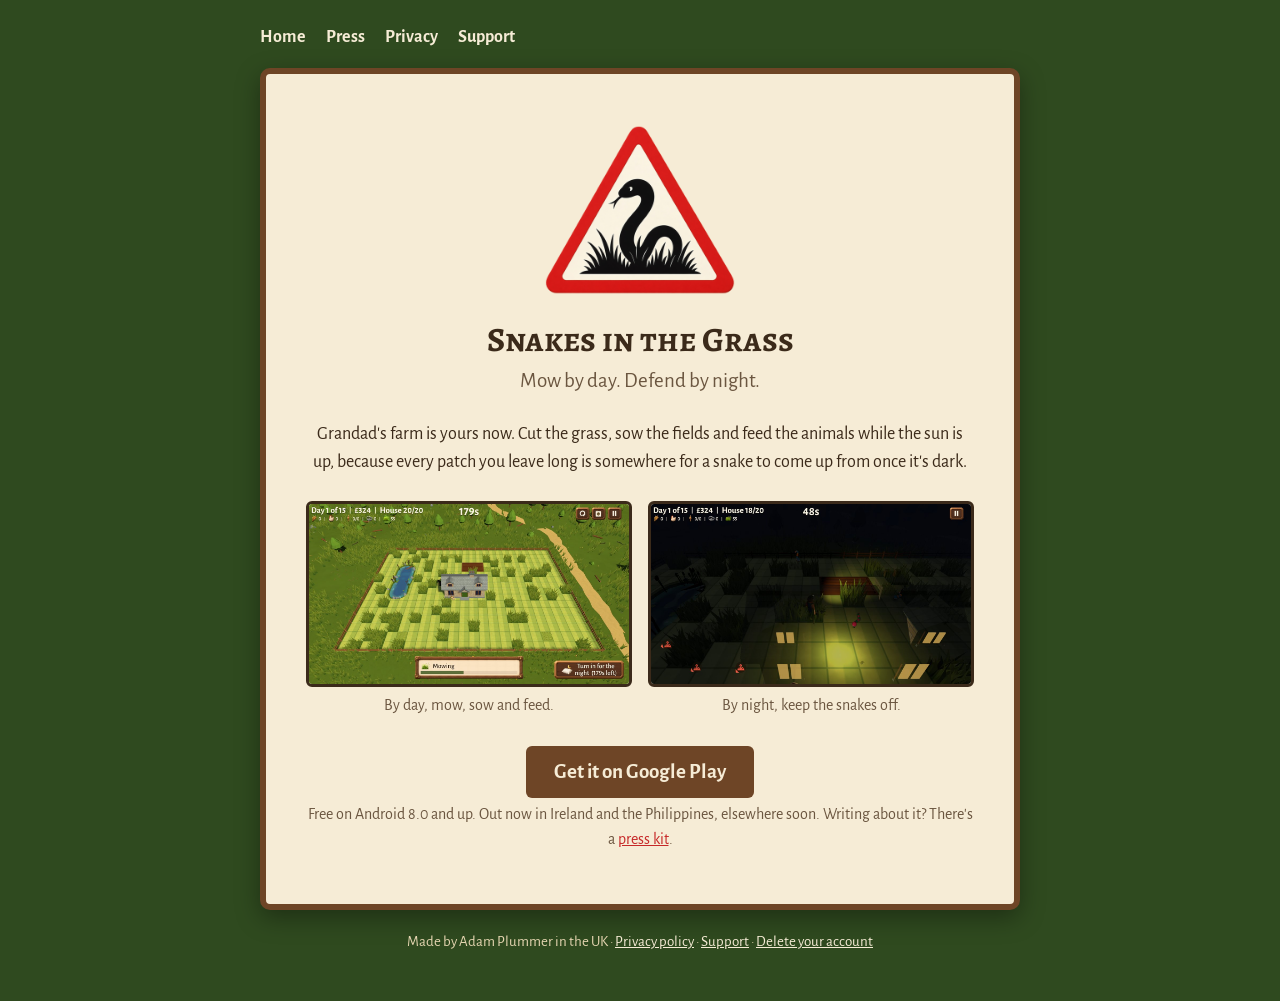
<file: index.html>
<!doctype html>
<html lang="en-GB">
<head>
    <meta charset="utf-8">
    <meta name="viewport" content="width=device-width, initial-scale=1">
    <title>Snakes in the Grass</title>
    <meta name="description" content="A farming game for Android: mow by day, defend by night, before the snakes come up out of the long grass.">
    <link rel="icon" type="image/png" href="favicon.png">
    <link rel="preconnect" href="https://fonts.googleapis.com">
    <link rel="preconnect" href="https://fonts.gstatic.com" crossorigin>
    <link href="https://fonts.googleapis.com/css2?family=Alegreya+SC:wght@700&family=Alegreya+Sans:wght@400;700&display=swap" rel="stylesheet">
    <link rel="stylesheet" href="style.css">
</head>
<body>
    <nav>
        <a href="./">Home</a>
        <a href="press.html">Press</a>
        <a href="privacy.html">Privacy</a>
        <a href="support.html">Support</a>
    </nav>

    <main class="sheet hero">
        <img src="logo.png" alt="A black snake rising out of grass on a red warning triangle" width="480" height="480">
        <h1>Snakes in the Grass</h1>
        <p class="tagline">Mow by day. Defend by night.</p>
        <p>Grandad's farm is yours now. Cut the grass, sow the fields and feed the animals while the sun is up, because every patch you leave long is somewhere for a snake to come up from once it's dark.</p>

        <div class="shots">
            <figure>
                <img src="day.jpg" alt="The farm by day: a cottage and pond inside a fenced field, half mown, with patches of long grass left standing" width="1200" height="675">
                <figcaption>By day, mow, sow and feed.</figcaption>
            </figure>
            <figure>
                <img src="night.jpg" alt="The same farm at night: the farmer's torch lights the cut grass as a red and black snake comes out of the long grass" width="1200" height="675">
                <figcaption>By night, keep the snakes off.</figcaption>
            </figure>
        </div>

        <!-- The game's own store link (ShareSheet.StoreLink), live since 30 Oct 2026.
             Google's official badge image can replace the button. -->
        <p class="call">
            <a class="button" href="https://play.google.com/store/apps/details?id=com.snakesinthegrass.game">Get it on Google Play</a>
        </p>
        <p class="call-note">Free on Android 8.0 and up. Out now in Ireland and the Philippines, elsewhere soon. Writing about it? There's a <a href="press.html">press kit</a>.</p>
    </main>

    <footer>
        Made by Adam Plummer in the UK &middot; <a href="privacy.html">Privacy policy</a> &middot; <a href="support.html">Support</a> &middot; <a href="delete-account.html">Delete your account</a>
    </footer>
</body>
</html>
</file>
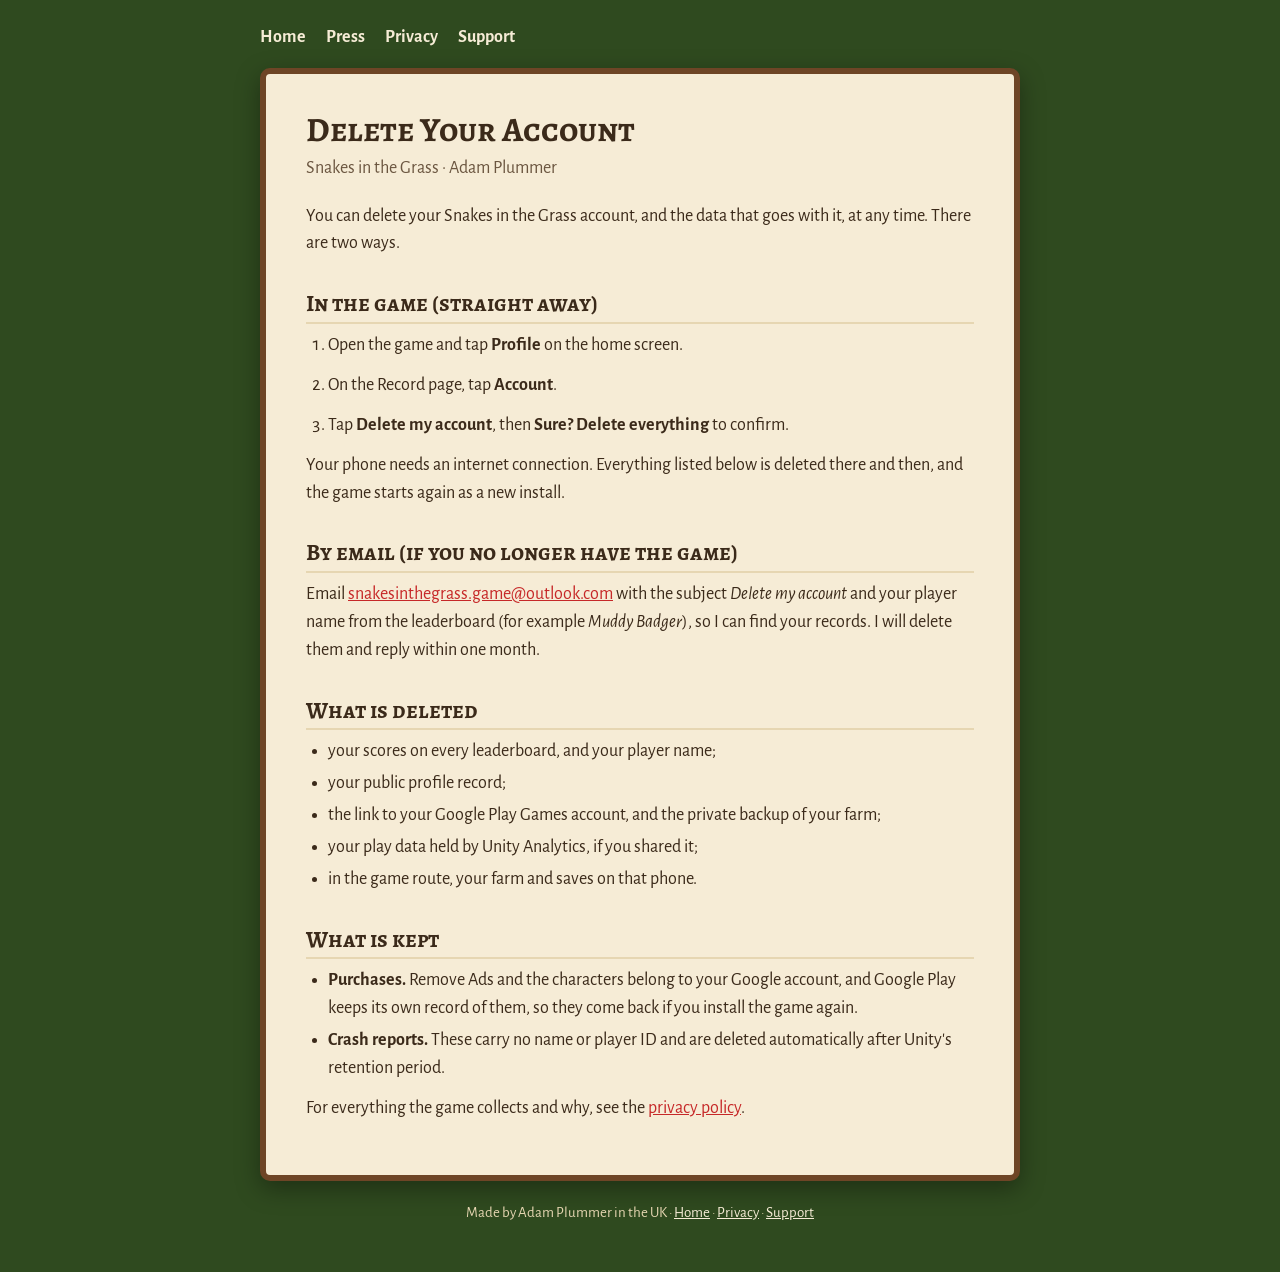
<file: delete-account.html>
<!doctype html>
<html lang="en-GB">
<head>
    <meta charset="utf-8">
    <meta name="viewport" content="width=device-width, initial-scale=1">
    <title>Delete Your Account - Snakes in the Grass</title>
    <meta name="description" content="How to delete your Snakes in the Grass account and data, from the game or by email.">
    <link rel="icon" type="image/png" href="favicon.png">
    <link rel="preconnect" href="https://fonts.googleapis.com">
    <link rel="preconnect" href="https://fonts.gstatic.com" crossorigin>
    <link href="https://fonts.googleapis.com/css2?family=Alegreya+SC:wght@700&family=Alegreya+Sans:wght@400;700&display=swap" rel="stylesheet">
    <link rel="stylesheet" href="style.css">
</head>
<body>
    <nav>
        <a href="./">Home</a>
        <a href="press.html">Press</a>
        <a href="privacy.html">Privacy</a>
        <a href="support.html">Support</a>
    </nav>

    <main class="sheet">
        <h1>Delete Your Account</h1>
        <p class="dated">Snakes in the Grass &middot; Adam Plummer</p>

        <p>You can delete your Snakes in the Grass account, and the data that goes with it, at any time. There are two ways.</p>

        <h2>In the game (straight away)</h2>
        <ol>
            <li>Open the game and tap <strong>Profile</strong> on the home screen.</li>
            <li>On the Record page, tap <strong>Account</strong>.</li>
            <li>Tap <strong>Delete my account</strong>, then <strong>Sure? Delete everything</strong> to confirm.</li>
        </ol>
        <p>Your phone needs an internet connection. Everything listed below is deleted there and then, and the game starts again as a new install.</p>

        <h2>By email (if you no longer have the game)</h2>
        <p>Email <a href="mailto:snakesinthegrass.game@outlook.com?subject=Delete%20my%20account">snakesinthegrass.game@outlook.com</a> with the subject <em>Delete my account</em> and your player name from the leaderboard (for example <em>Muddy Badger</em>), so I can find your records. I will delete them and reply within one month.</p>

        <h2>What is deleted</h2>
        <ul>
            <li>your scores on every leaderboard, and your player name;</li>
            <li>your public profile record;</li>
            <li>the link to your Google Play Games account, and the private backup of your farm;</li>
            <li>your play data held by Unity Analytics, if you shared it;</li>
            <li>in the game route, your farm and saves on that phone.</li>
        </ul>

        <h2>What is kept</h2>
        <ul>
            <li><strong>Purchases.</strong> Remove Ads and the characters belong to your Google account, and Google Play keeps its own record of them, so they come back if you install the game again.</li>
            <li><strong>Crash reports.</strong> These carry no name or player ID and are deleted automatically after Unity's retention period.</li>
        </ul>

        <p>For everything the game collects and why, see the <a href="privacy.html">privacy policy</a>.</p>
    </main>

    <footer>
        Made by Adam Plummer in the UK &middot; <a href="./">Home</a> &middot; <a href="privacy.html">Privacy</a> &middot; <a href="support.html">Support</a>
    </footer>
</body>
</html>
</file>
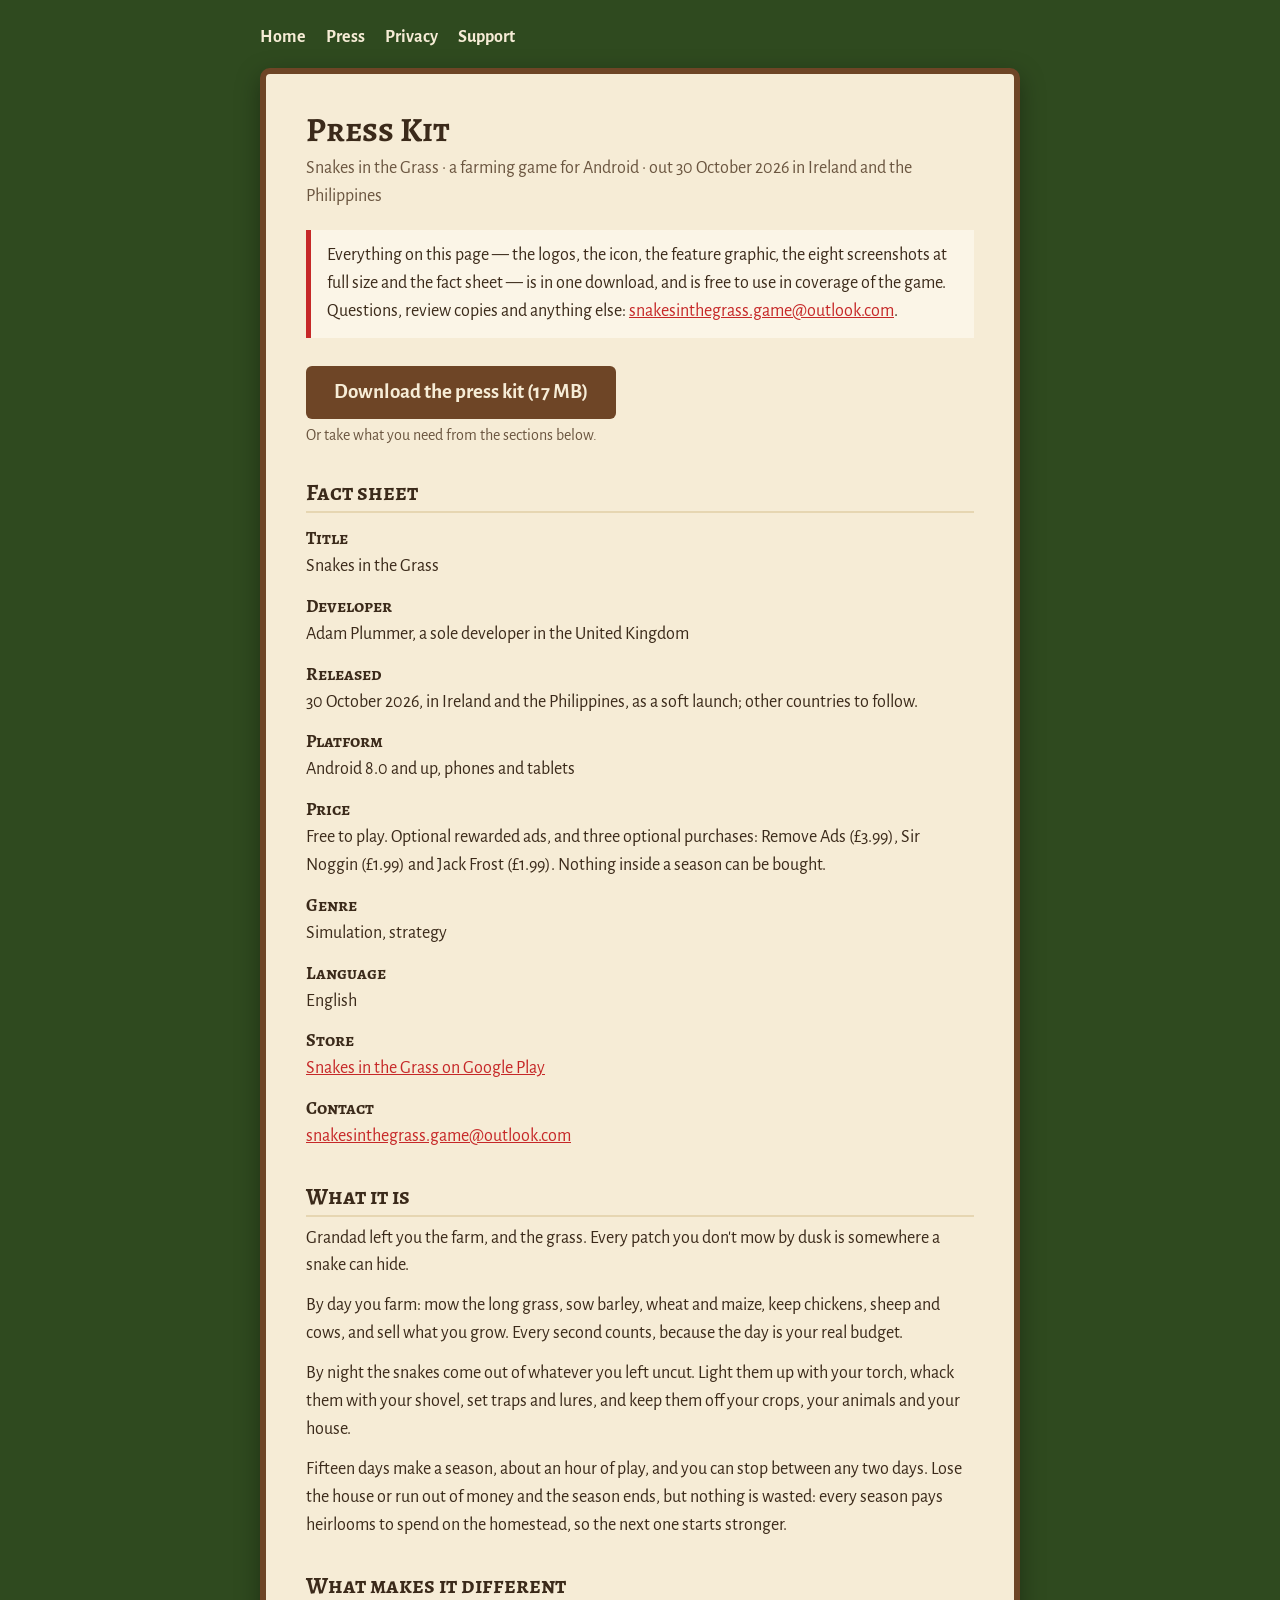
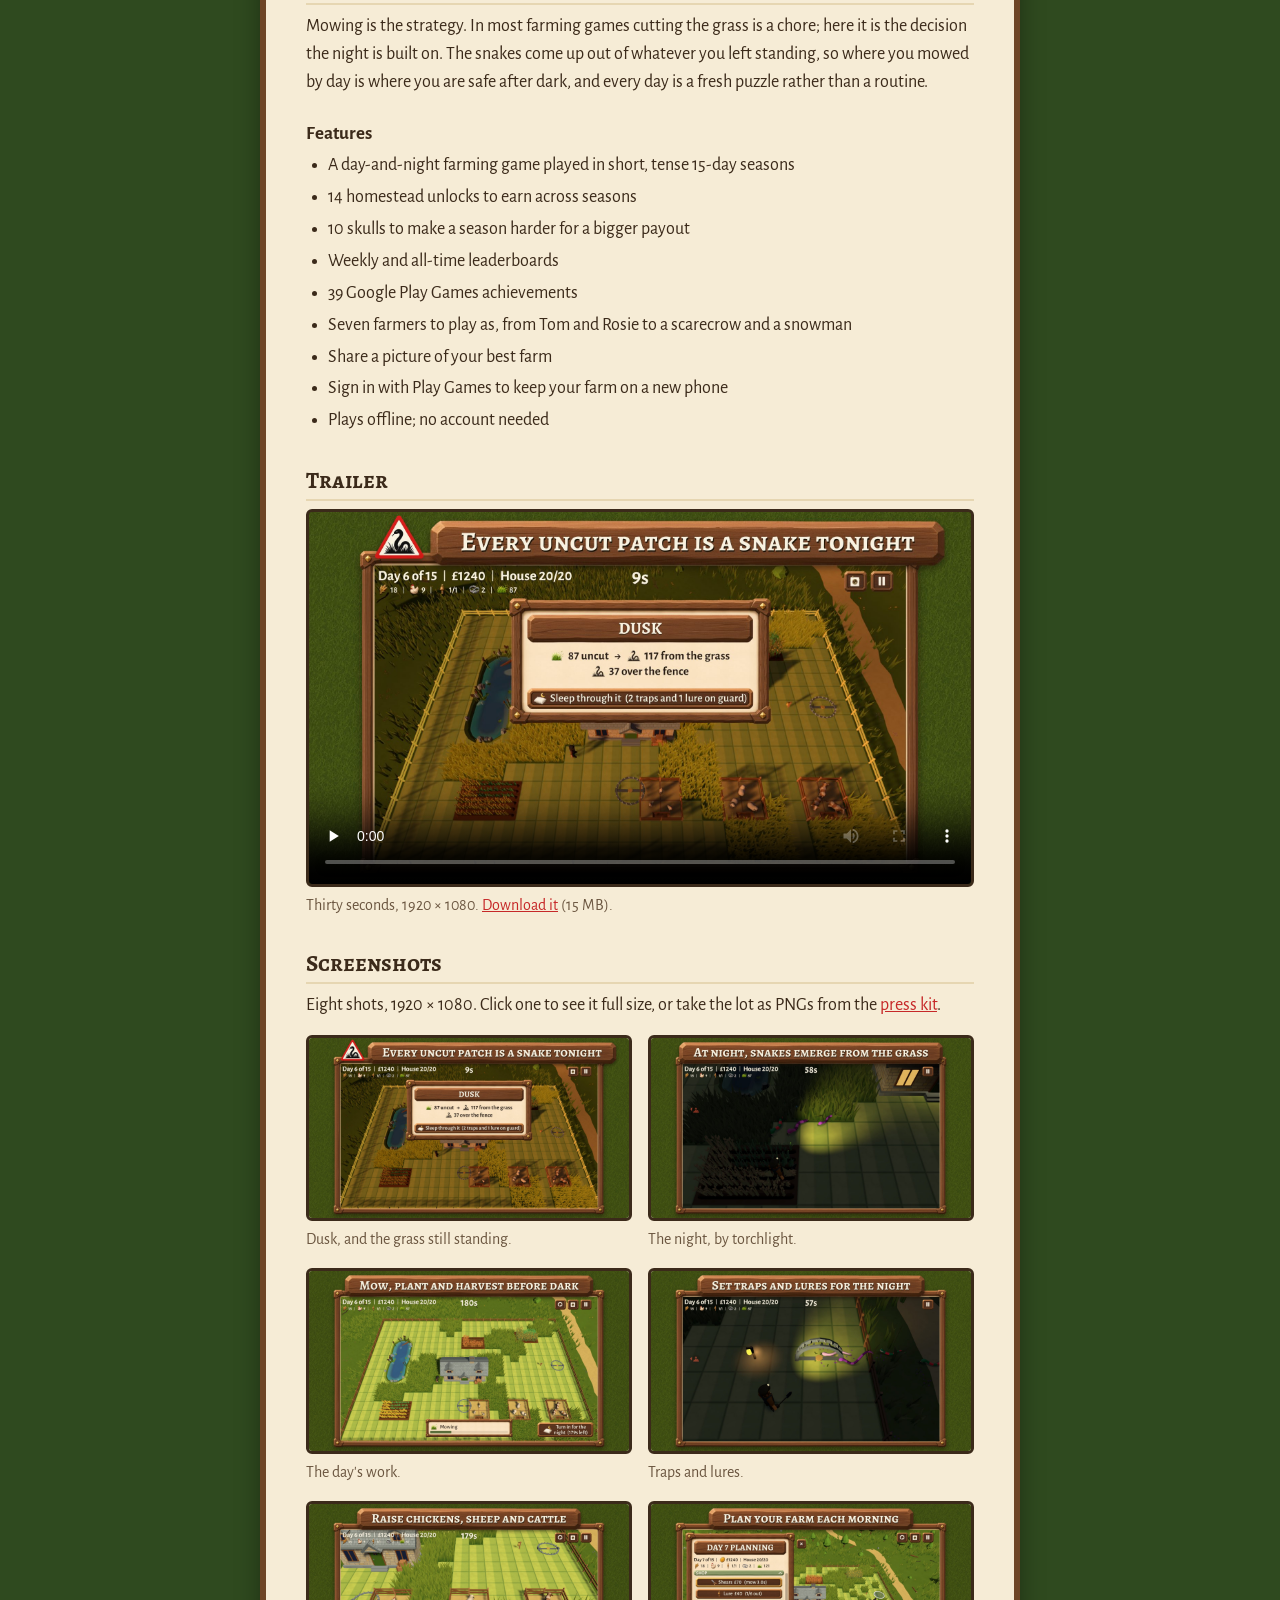
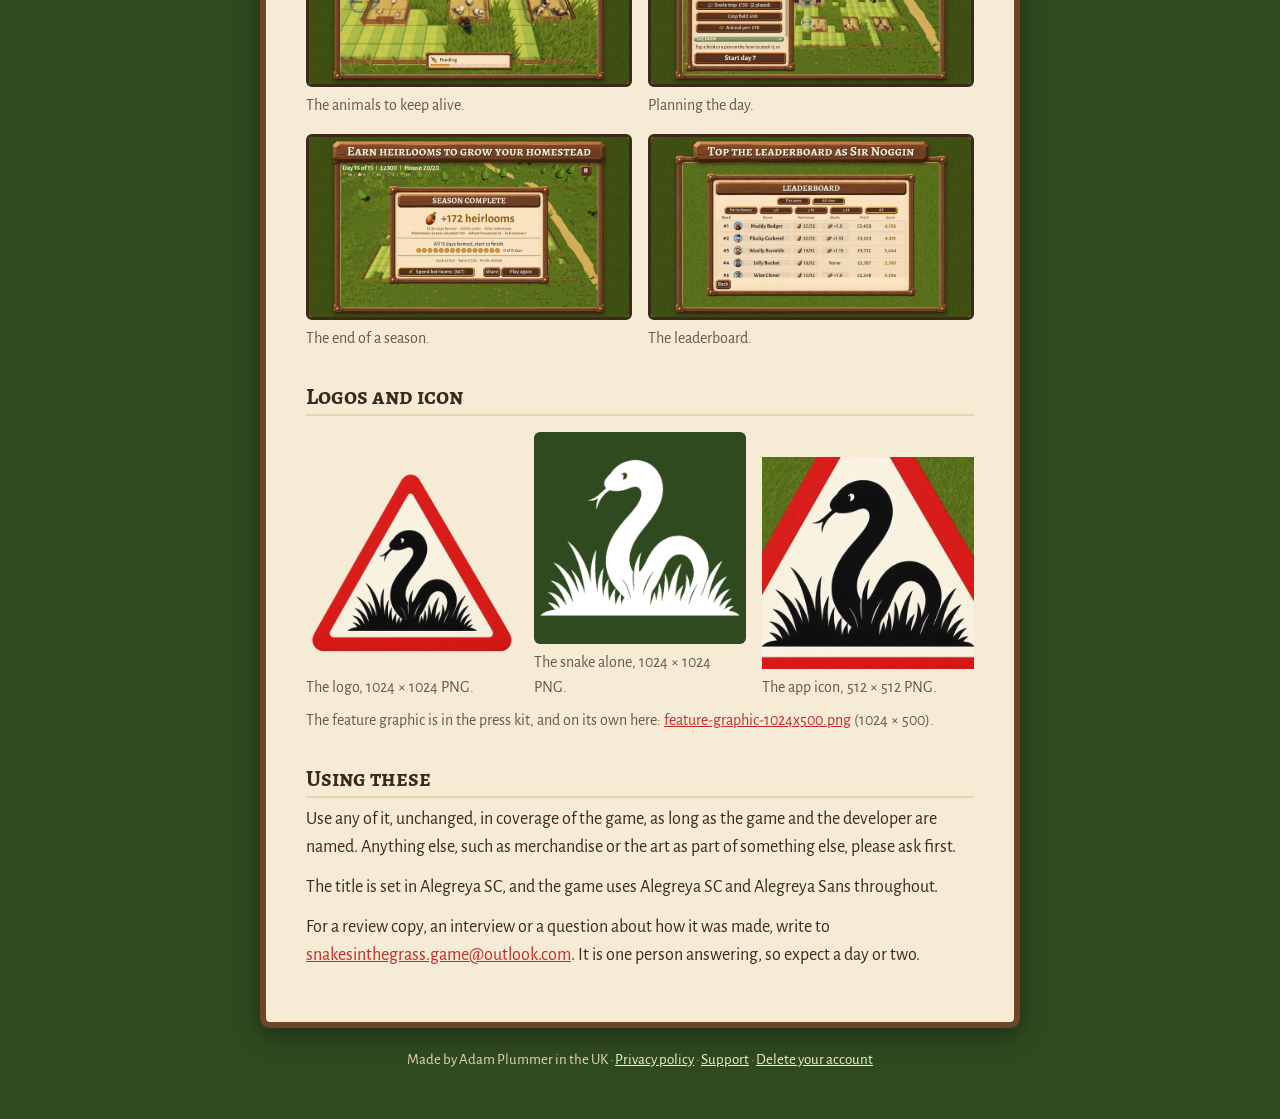
<file: press.html>
<!doctype html>
<html lang="en-GB">
<head>
    <meta charset="utf-8">
    <meta name="viewport" content="width=device-width, initial-scale=1">
    <title>Press Kit - Snakes in the Grass</title>
    <meta name="description" content="Press kit for Snakes in the Grass: the fact sheet, logos, screenshots and trailer, free to use in coverage of the game.">
    <link rel="icon" type="image/png" href="favicon.png">
    <link rel="preconnect" href="https://fonts.googleapis.com">
    <link rel="preconnect" href="https://fonts.gstatic.com" crossorigin>
    <link href="https://fonts.googleapis.com/css2?family=Alegreya+SC:wght@700&family=Alegreya+Sans:wght@400;700&display=swap" rel="stylesheet">
    <link rel="stylesheet" href="style.css">
</head>
<body>
    <nav>
        <a href="./">Home</a>
        <a href="press.html">Press</a>
        <a href="privacy.html">Privacy</a>
        <a href="support.html">Support</a>
    </nav>

    <main class="sheet">
        <h1>Press Kit</h1>
        <!-- The date here and in the Released row is also in press/fact-sheet.txt, which is inside
             the press kit zip: change one, change all three and build the zip again. -->
        <p class="dated">Snakes in the Grass &middot; a farming game for Android &middot; out 30 October 2026 in Ireland and the Philippines</p>

        <div class="summary">
            <p>Everything on this page &mdash; the logos, the icon, the feature graphic, the eight screenshots at full size and the fact sheet &mdash; is in one download, and is free to use in coverage of the game. Questions, review copies and anything else: <a href="mailto:snakesinthegrass.game@outlook.com">snakesinthegrass.game@outlook.com</a>.</p>
        </div>

        <p class="call">
            <a class="button" href="press/snakes-in-the-grass-press-kit.zip">Download the press kit (17 MB)</a>
        </p>
        <p class="call-note">Or take what you need from the sections below.</p>

        <h2>Fact sheet</h2>

        <dl class="facts">
            <dt>Title</dt>
            <dd>Snakes in the Grass</dd>
            <dt>Developer</dt>
            <dd>Adam Plummer, a sole developer in the United Kingdom</dd>
            <dt>Released</dt>
            <dd>30 October 2026, in Ireland and the Philippines, as a soft launch; other countries to follow.</dd>
            <dt>Platform</dt>
            <dd>Android 8.0 and up, phones and tablets</dd>
            <dt>Price</dt>
            <dd>Free to play. Optional rewarded ads, and three optional purchases: Remove Ads (&pound;3.99), Sir Noggin (&pound;1.99) and Jack Frost (&pound;1.99). Nothing inside a season can be bought.</dd>
            <dt>Genre</dt>
            <dd>Simulation, strategy</dd>
            <dt>Language</dt>
            <dd>English</dd>
            <dt>Store</dt>
            <dd><a href="https://play.google.com/store/apps/details?id=com.snakesinthegrass.game">Snakes in the Grass on Google Play</a></dd>
            <dt>Contact</dt>
            <dd><a href="mailto:snakesinthegrass.game@outlook.com">snakesinthegrass.game@outlook.com</a></dd>
        </dl>

        <h2>What it is</h2>

        <p>Grandad left you the farm, and the grass. Every patch you don't mow by dusk is somewhere a snake can hide.</p>
        <p>By day you farm: mow the long grass, sow barley, wheat and maize, keep chickens, sheep and cows, and sell what you grow. Every second counts, because the day is your real budget.</p>
        <p>By night the snakes come out of whatever you left uncut. Light them up with your torch, whack them with your shovel, set traps and lures, and keep them off your crops, your animals and your house.</p>
        <p>Fifteen days make a season, about an hour of play, and you can stop between any two days. Lose the house or run out of money and the season ends, but nothing is wasted: every season pays heirlooms to spend on the homestead, so the next one starts stronger.</p>

        <h2>What makes it different</h2>

        <p>Mowing is the strategy. In most farming games cutting the grass is a chore; here it is the decision the night is built on. The snakes come up out of whatever you left standing, so where you mowed by day is where you are safe after dark, and every day is a fresh puzzle rather than a routine.</p>

        <h3>Features</h3>
        <ul>
            <li>A day-and-night farming game played in short, tense 15-day seasons</li>
            <li>14 homestead unlocks to earn across seasons</li>
            <li>10 skulls to make a season harder for a bigger payout</li>
            <li>Weekly and all-time leaderboards</li>
            <li>39 Google Play Games achievements</li>
            <li>Seven farmers to play as, from Tom and Rosie to a scarecrow and a snowman</li>
            <li>Share a picture of your best farm</li>
            <li>Sign in with Play Games to keep your farm on a new phone</li>
            <li>Plays offline; no account needed</li>
        </ul>

        <h2>Trailer</h2>

        <video controls preload="none" poster="press/shots/1-dusk.jpg" width="1920" height="1080">
            <source src="press/trailer-1920x1080.mp4" type="video/mp4">
            <a href="press/trailer-1920x1080.mp4">Download the trailer (1920 &times; 1080, 15 MB)</a>
        </video>
        <p class="asset-note">Thirty seconds, 1920 &times; 1080. <a href="press/trailer-1920x1080.mp4">Download it</a> (15 MB).</p>

        <h2>Screenshots</h2>

        <p>Eight shots, 1920 &times; 1080. Click one to see it full size, or take the lot as PNGs from the <a href="press/snakes-in-the-grass-press-kit.zip">press kit</a>.</p>

        <div class="press-shots">
            <figure>
                <a href="press/shots/1-dusk.jpg"><img src="press/shots/1-dusk.jpg" alt="Dusk on the farm, with patches of long grass still standing" width="1920" height="1080" loading="lazy"></a>
                <figcaption>Dusk, and the grass still standing.</figcaption>
            </figure>
            <figure>
                <a href="press/shots/2-night.jpg"><img src="press/shots/2-night.jpg" alt="The farmer's torch picking out a snake in the dark" width="1920" height="1080" loading="lazy"></a>
                <figcaption>The night, by torchlight.</figcaption>
            </figure>
            <figure>
                <a href="press/shots/3-day.jpg"><img src="press/shots/3-day.jpg" alt="The farm by day, half mown, with crops in the fields" width="1920" height="1080" loading="lazy"></a>
                <figcaption>The day's work.</figcaption>
            </figure>
            <figure>
                <a href="press/shots/4-defences.jpg"><img src="press/shots/4-defences.jpg" alt="Traps and a lure lamp set out around the crops" width="1920" height="1080" loading="lazy"></a>
                <figcaption>Traps and lures.</figcaption>
            </figure>
            <figure>
                <a href="press/shots/5-animals.jpg"><img src="press/shots/5-animals.jpg" alt="Chickens, sheep and a cow in their pens" width="1920" height="1080" loading="lazy"></a>
                <figcaption>The animals to keep alive.</figcaption>
            </figure>
            <figure>
                <a href="press/shots/6-planning.jpg"><img src="press/shots/6-planning.jpg" alt="The planning view of the farm, from above" width="1920" height="1080" loading="lazy"></a>
                <figcaption>Planning the day.</figcaption>
            </figure>
            <figure>
                <a href="press/shots/7-season.jpg"><img src="press/shots/7-season.jpg" alt="The end of a season, with its figures and the heirlooms earned" width="1920" height="1080" loading="lazy"></a>
                <figcaption>The end of a season.</figcaption>
            </figure>
            <figure>
                <a href="press/shots/8-board.jpg"><img src="press/shots/8-board.jpg" alt="The leaderboard, with players' farm names, pictures and scores" width="1920" height="1080" loading="lazy"></a>
                <figcaption>The leaderboard.</figcaption>
            </figure>
        </div>

        <h2>Logos and icon</h2>

        <div class="press-logos">
            <figure>
                <a href="press/logo-sign-1024.png"><img src="press/logo-sign-1024.png" alt="The logo: a black snake rising out of grass on a red warning triangle" width="1024" height="1024" loading="lazy"></a>
                <figcaption>The logo, 1024 &times; 1024 PNG.</figcaption>
            </figure>
            <figure>
                <a href="press/logo-snake-1024.png"><img class="on-dark" src="press/logo-snake-1024.png" alt="The snake from the logo on its own" width="1024" height="1024" loading="lazy"></a>
                <figcaption>The snake alone, 1024 &times; 1024 PNG.</figcaption>
            </figure>
            <figure>
                <a href="press/icon-512.png"><img src="press/icon-512.png" alt="The app icon" width="512" height="512" loading="lazy"></a>
                <figcaption>The app icon, 512 &times; 512 PNG.</figcaption>
            </figure>
        </div>

        <p class="asset-note">The feature graphic is in the press kit, and on its own here: <a href="press/feature-graphic-1024x500.png">feature-graphic-1024x500.png</a> (1024 &times; 500).</p>

        <h2>Using these</h2>

        <p>Use any of it, unchanged, in coverage of the game, as long as the game and the developer are named. Anything else, such as merchandise or the art as part of something else, please ask first.</p>
        <p>The title is set in Alegreya SC, and the game uses Alegreya SC and Alegreya Sans throughout.</p>
        <p>For a review copy, an interview or a question about how it was made, write to <a href="mailto:snakesinthegrass.game@outlook.com">snakesinthegrass.game@outlook.com</a>. It is one person answering, so expect a day or two.</p>
    </main>

    <footer>
        Made by Adam Plummer in the UK &middot; <a href="privacy.html">Privacy policy</a> &middot; <a href="support.html">Support</a> &middot; <a href="delete-account.html">Delete your account</a>
    </footer>
</body>
</html>
</file>
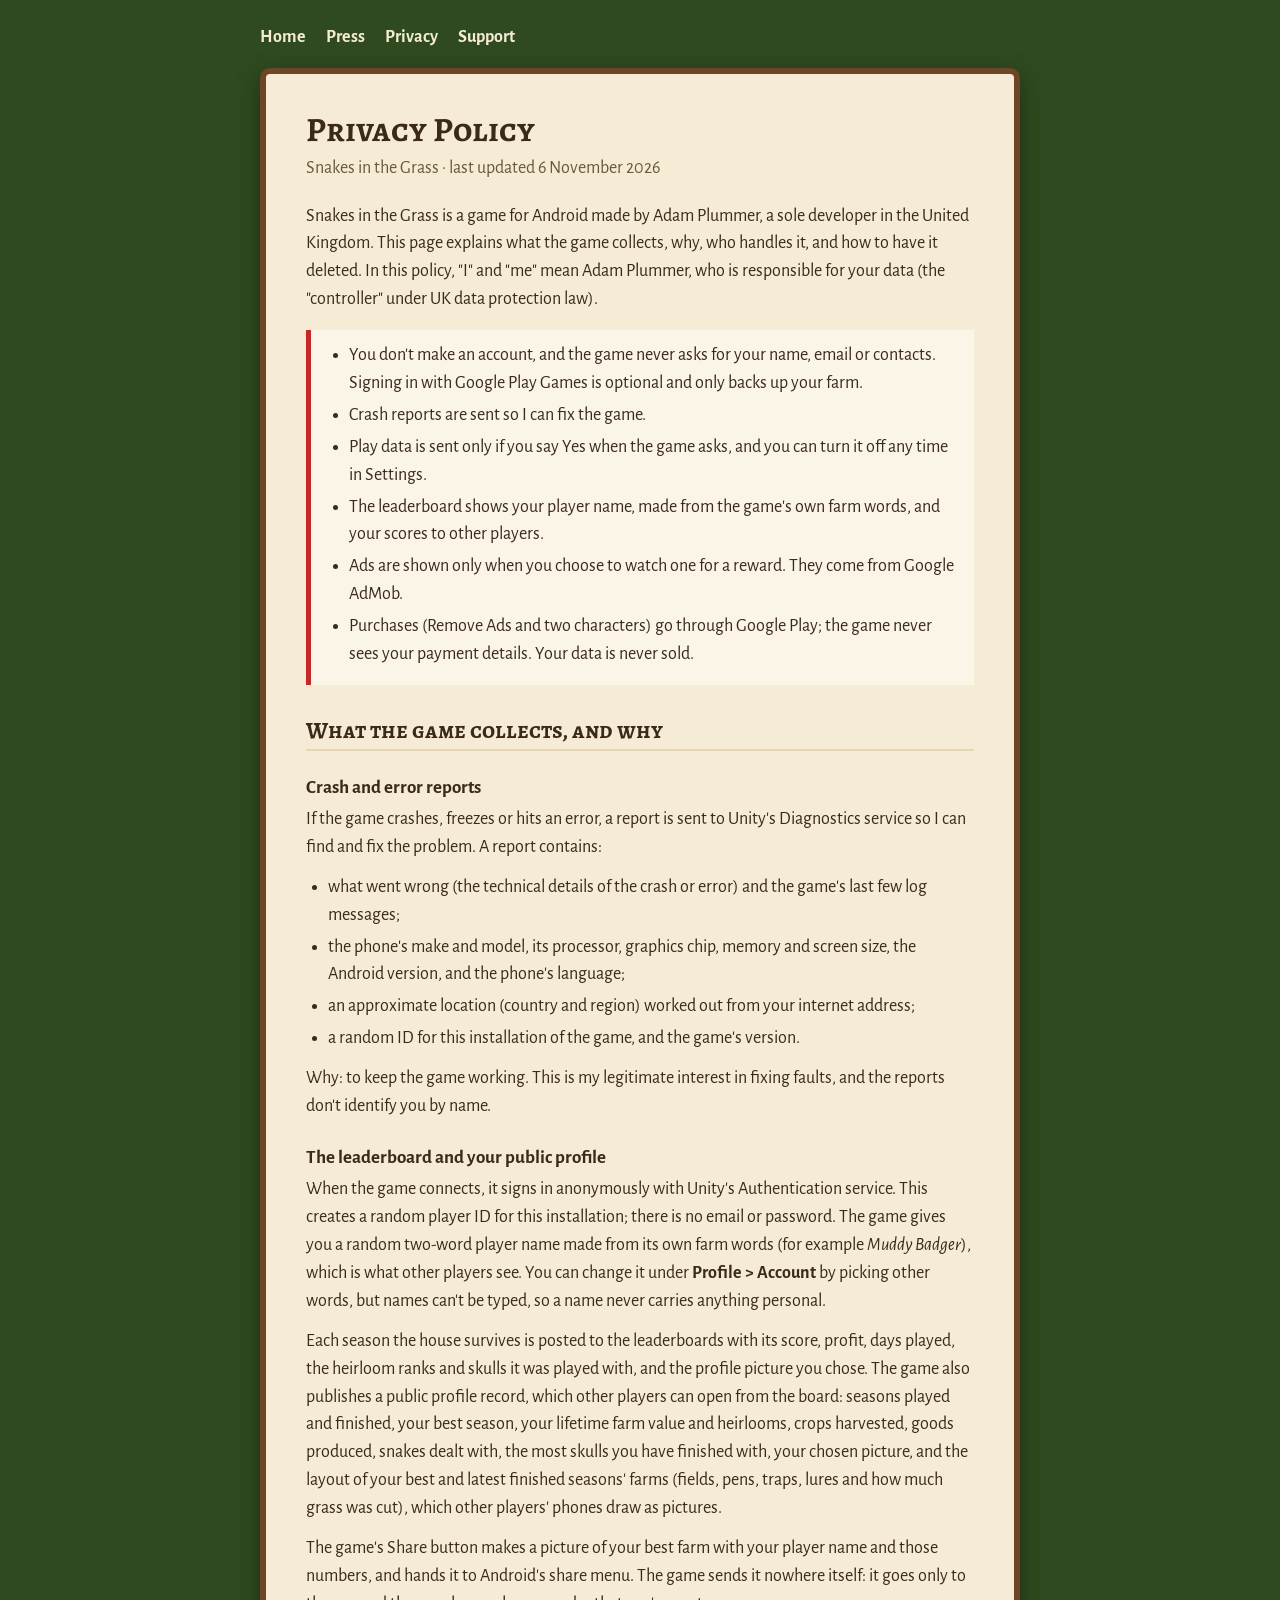
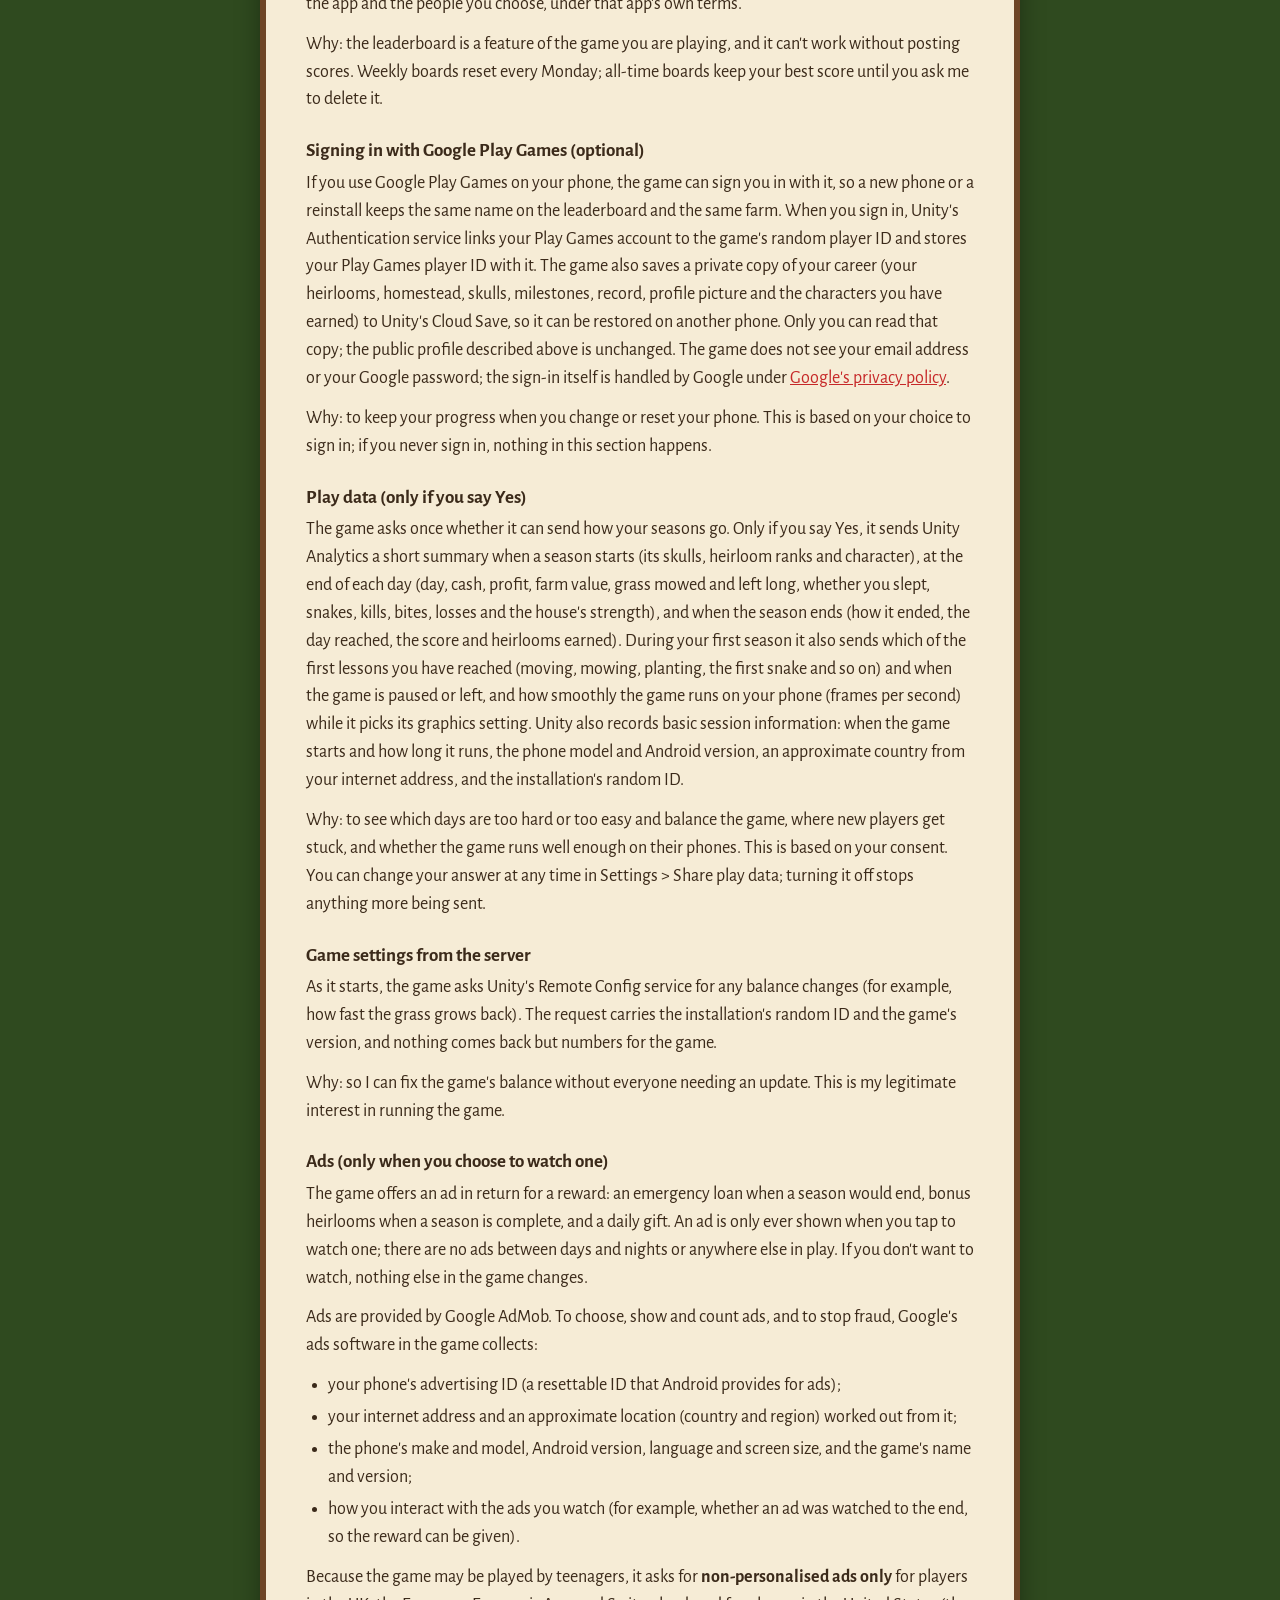
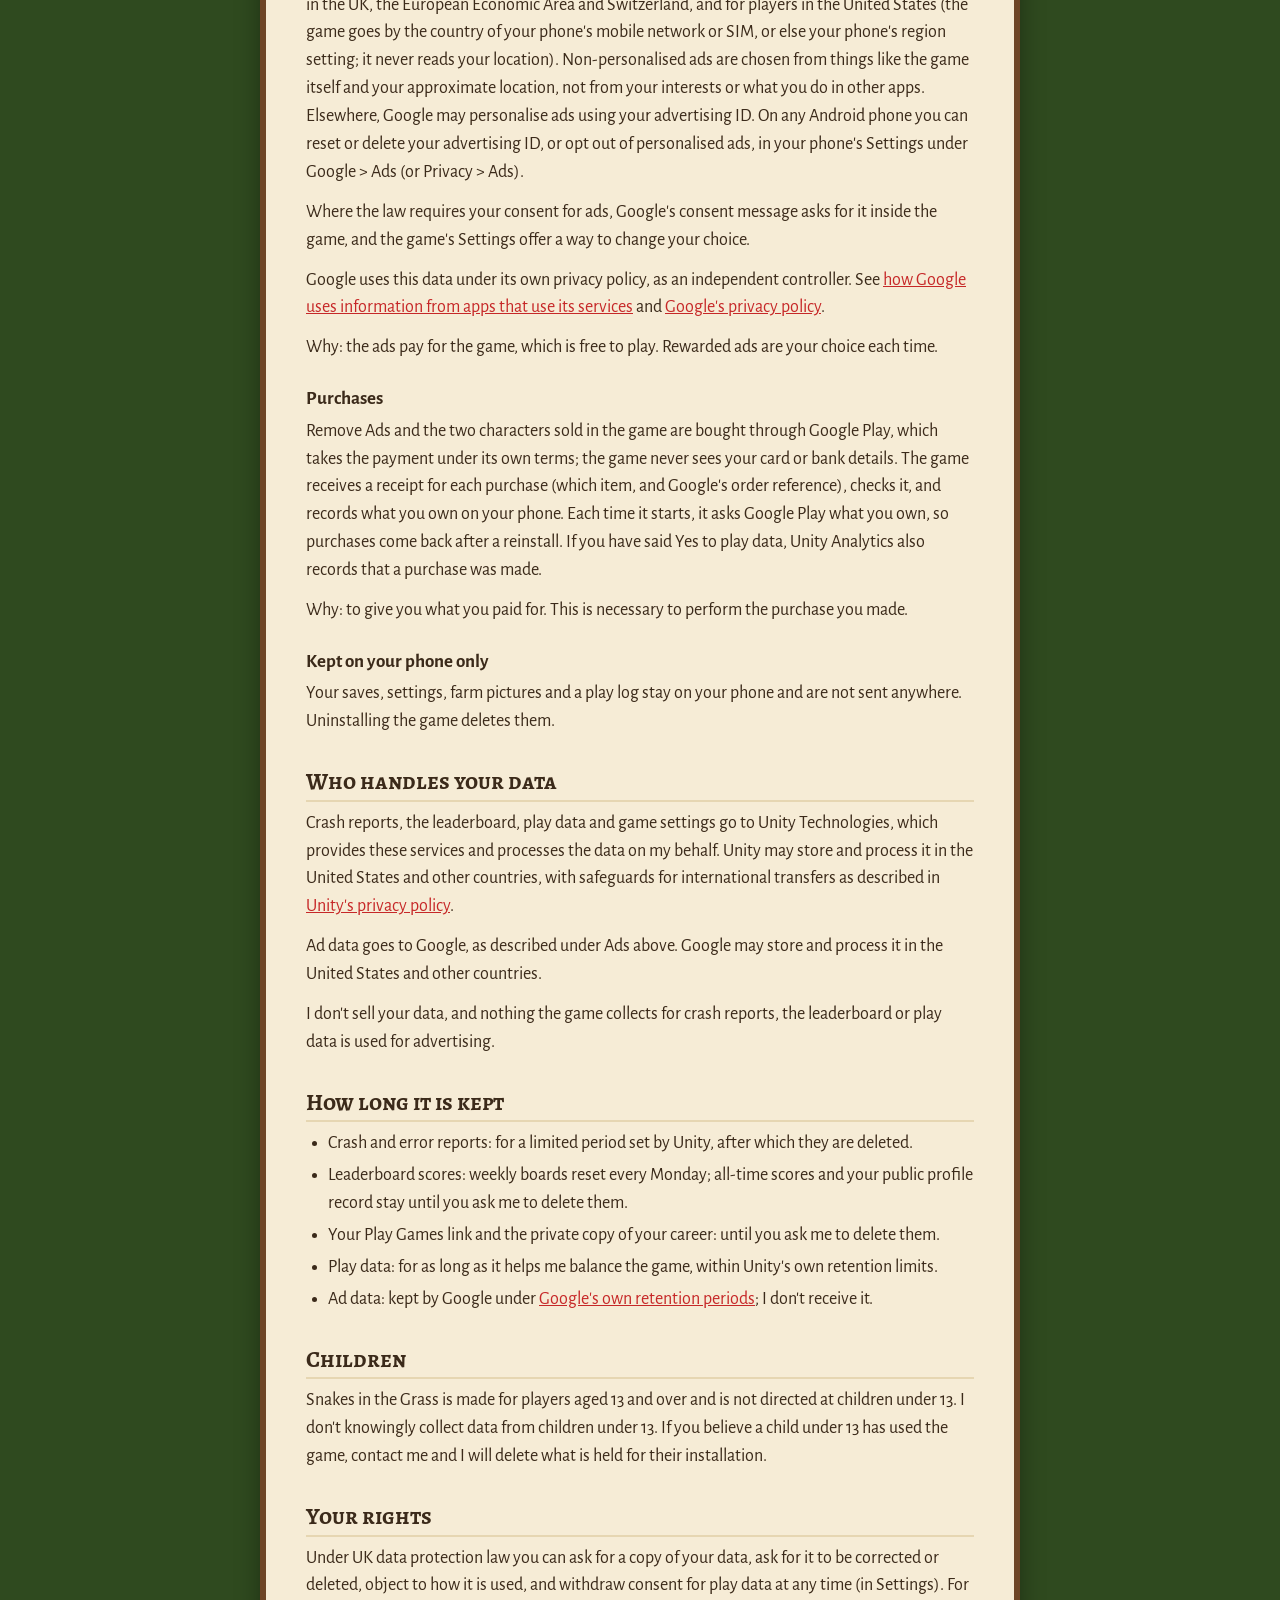
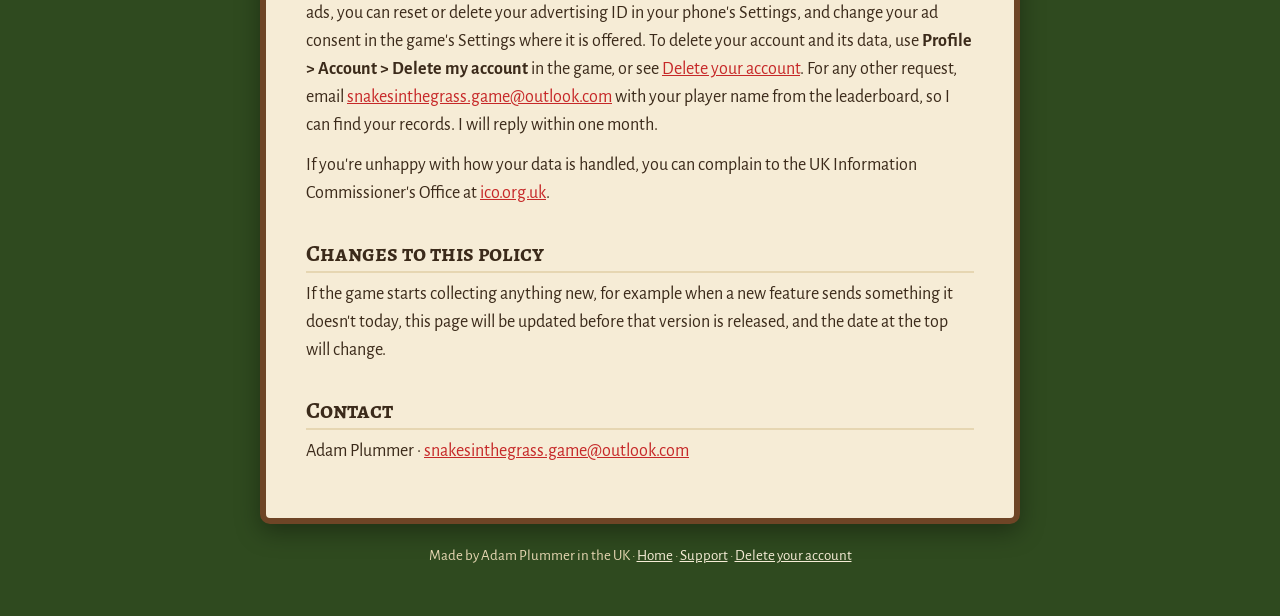
<file: privacy.html>
<!doctype html>
<html lang="en-GB">
<head>
    <meta charset="utf-8">
    <meta name="viewport" content="width=device-width, initial-scale=1">
    <title>Privacy Policy - Snakes in the Grass</title>
    <meta name="description" content="What Snakes in the Grass collects, why, who handles it, and how to have it deleted.">
    <link rel="icon" type="image/png" href="favicon.png">
    <link rel="preconnect" href="https://fonts.googleapis.com">
    <link rel="preconnect" href="https://fonts.gstatic.com" crossorigin>
    <link href="https://fonts.googleapis.com/css2?family=Alegreya+SC:wght@700&family=Alegreya+Sans:wght@400;700&display=swap" rel="stylesheet">
    <link rel="stylesheet" href="style.css">
</head>
<body>
    <nav>
        <a href="./">Home</a>
        <a href="press.html">Press</a>
        <a href="privacy.html">Privacy</a>
        <a href="support.html">Support</a>
    </nav>

    <main class="sheet">
        <h1>Privacy Policy</h1>
        <p class="dated">Snakes in the Grass &middot; last updated 6 November 2026</p>

        <p>Snakes in the Grass is a game for Android made by Adam Plummer, a sole developer in the United Kingdom. This page explains what the game collects, why, who handles it, and how to have it deleted. In this policy, "I" and "me" mean Adam Plummer, who is responsible for your data (the "controller" under UK data protection law).</p>

        <div class="summary">
            <ul>
                <li>You don't make an account, and the game never asks for your name, email or contacts. Signing in with Google Play Games is optional and only backs up your farm.</li>
                <li>Crash reports are sent so I can fix the game.</li>
                <li>Play data is sent only if you say Yes when the game asks, and you can turn it off any time in Settings.</li>
                <li>The leaderboard shows your player name, made from the game's own farm words, and your scores to other players.</li>
                <li>Ads are shown only when you choose to watch one for a reward. They come from Google AdMob.</li>
                <li>Purchases (Remove Ads and two characters) go through Google Play; the game never sees your payment details. Your data is never sold.</li>
            </ul>
        </div>

        <h2>What the game collects, and why</h2>

        <h3>Crash and error reports</h3>
        <p>If the game crashes, freezes or hits an error, a report is sent to Unity's Diagnostics service so I can find and fix the problem. A report contains:</p>
        <ul>
            <li>what went wrong (the technical details of the crash or error) and the game's last few log messages;</li>
            <li>the phone's make and model, its processor, graphics chip, memory and screen size, the Android version, and the phone's language;</li>
            <li>an approximate location (country and region) worked out from your internet address;</li>
            <li>a random ID for this installation of the game, and the game's version.</li>
        </ul>
        <p>Why: to keep the game working. This is my legitimate interest in fixing faults, and the reports don't identify you by name.</p>

        <h3>The leaderboard and your public profile</h3>
        <p>When the game connects, it signs in anonymously with Unity's Authentication service. This creates a random player ID for this installation; there is no email or password. The game gives you a random two-word player name made from its own farm words (for example <em>Muddy Badger</em>), which is what other players see. You can change it under <strong>Profile &gt; Account</strong> by picking other words, but names can't be typed, so a name never carries anything personal.</p>
        <p>Each season the house survives is posted to the leaderboards with its score, profit, days played, the heirloom ranks and skulls it was played with, and the profile picture you chose. The game also publishes a public profile record, which other players can open from the board: seasons played and finished, your best season, your lifetime farm value and heirlooms, crops harvested, goods produced, snakes dealt with, the most skulls you have finished with, your chosen picture, and the layout of your best and latest finished seasons' farms (fields, pens, traps, lures and how much grass was cut), which other players' phones draw as pictures.</p>
        <p>The game's Share button makes a picture of your best farm with your player name and those numbers, and hands it to Android's share menu. The game sends it nowhere itself: it goes only to the app and the people you choose, under that app's own terms.</p>
        <p>Why: the leaderboard is a feature of the game you are playing, and it can't work without posting scores. Weekly boards reset every Monday; all-time boards keep your best score until you ask me to delete it.</p>

        <h3>Signing in with Google Play Games (optional)</h3>
        <p>If you use Google Play Games on your phone, the game can sign you in with it, so a new phone or a reinstall keeps the same name on the leaderboard and the same farm. When you sign in, Unity's Authentication service links your Play Games account to the game's random player ID and stores your Play Games player ID with it. The game also saves a private copy of your career (your heirlooms, homestead, skulls, milestones, record, profile picture and the characters you have earned) to Unity's Cloud Save, so it can be restored on another phone. Only you can read that copy; the public profile described above is unchanged. The game does not see your email address or your Google password; the sign-in itself is handled by Google under <a href="https://policies.google.com/privacy">Google's privacy policy</a>.</p>
        <p>Why: to keep your progress when you change or reset your phone. This is based on your choice to sign in; if you never sign in, nothing in this section happens.</p>

        <h3>Play data (only if you say Yes)</h3>
        <p>The game asks once whether it can send how your seasons go. Only if you say Yes, it sends Unity Analytics a short summary when a season starts (its skulls, heirloom ranks and character), at the end of each day (day, cash, profit, farm value, grass mowed and left long, whether you slept, snakes, kills, bites, losses and the house's strength), and when the season ends (how it ended, the day reached, the score and heirlooms earned). During your first season it also sends which of the first lessons you have reached (moving, mowing, planting, the first snake and so on) and when the game is paused or left, and how smoothly the game runs on your phone (frames per second) while it picks its graphics setting. Unity also records basic session information: when the game starts and how long it runs, the phone model and Android version, an approximate country from your internet address, and the installation's random ID.</p>
        <p>Why: to see which days are too hard or too easy and balance the game, where new players get stuck, and whether the game runs well enough on their phones. This is based on your consent. You can change your answer at any time in Settings &gt; Share play data; turning it off stops anything more being sent.</p>

        <h3>Game settings from the server</h3>
        <p>As it starts, the game asks Unity's Remote Config service for any balance changes (for example, how fast the grass grows back). The request carries the installation's random ID and the game's version, and nothing comes back but numbers for the game.</p>
        <p>Why: so I can fix the game's balance without everyone needing an update. This is my legitimate interest in running the game.</p>

        <h3>Ads (only when you choose to watch one)</h3>
        <p>The game offers an ad in return for a reward: an emergency loan when a season would end, bonus heirlooms when a season is complete, and a daily gift. An ad is only ever shown when you tap to watch one; there are no ads between days and nights or anywhere else in play. If you don't want to watch, nothing else in the game changes.</p>
        <p>Ads are provided by Google AdMob. To choose, show and count ads, and to stop fraud, Google's ads software in the game collects:</p>
        <ul>
            <li>your phone's advertising ID (a resettable ID that Android provides for ads);</li>
            <li>your internet address and an approximate location (country and region) worked out from it;</li>
            <li>the phone's make and model, Android version, language and screen size, and the game's name and version;</li>
            <li>how you interact with the ads you watch (for example, whether an ad was watched to the end, so the reward can be given).</li>
        </ul>
        <p>Because the game may be played by teenagers, it asks for <strong>non-personalised ads only</strong> for players in the UK, the European Economic Area and Switzerland, and for players in the United States (the game goes by the country of your phone's mobile network or SIM, or else your phone's region setting; it never reads your location). Non-personalised ads are chosen from things like the game itself and your approximate location, not from your interests or what you do in other apps. Elsewhere, Google may personalise ads using your advertising ID. On any Android phone you can reset or delete your advertising ID, or opt out of personalised ads, in your phone's Settings under Google &gt; Ads (or Privacy &gt; Ads).</p>
        <p>Where the law requires your consent for ads, Google's consent message asks for it inside the game, and the game's Settings offer a way to change your choice.</p>
        <p>Google uses this data under its own privacy policy, as an independent controller. See <a href="https://policies.google.com/technologies/partner-sites">how Google uses information from apps that use its services</a> and <a href="https://policies.google.com/privacy">Google's privacy policy</a>.</p>
        <p>Why: the ads pay for the game, which is free to play. Rewarded ads are your choice each time.</p>

        <h3>Purchases</h3>
        <p>Remove Ads and the two characters sold in the game are bought through Google Play, which takes the payment under its own terms; the game never sees your card or bank details. The game receives a receipt for each purchase (which item, and Google's order reference), checks it, and records what you own on your phone. Each time it starts, it asks Google Play what you own, so purchases come back after a reinstall. If you have said Yes to play data, Unity Analytics also records that a purchase was made.</p>
        <p>Why: to give you what you paid for. This is necessary to perform the purchase you made.</p>

        <h3>Kept on your phone only</h3>
        <p>Your saves, settings, farm pictures and a play log stay on your phone and are not sent anywhere. Uninstalling the game deletes them.</p>

        <h2>Who handles your data</h2>
        <p>Crash reports, the leaderboard, play data and game settings go to Unity Technologies, which provides these services and processes the data on my behalf. Unity may store and process it in the United States and other countries, with safeguards for international transfers as described in <a href="https://unity.com/legal/game-player-and-app-user-privacy-policy">Unity's privacy policy</a>.</p>
        <p>Ad data goes to Google, as described under Ads above. Google may store and process it in the United States and other countries.</p>
        <p>I don't sell your data, and nothing the game collects for crash reports, the leaderboard or play data is used for advertising.</p>

        <h2>How long it is kept</h2>
        <ul>
            <li>Crash and error reports: for a limited period set by Unity, after which they are deleted.</li>
            <li>Leaderboard scores: weekly boards reset every Monday; all-time scores and your public profile record stay until you ask me to delete them.</li>
            <li>Your Play Games link and the private copy of your career: until you ask me to delete them.</li>
            <li>Play data: for as long as it helps me balance the game, within Unity's own retention limits.</li>
            <li>Ad data: kept by Google under <a href="https://policies.google.com/technologies/retention">Google's own retention periods</a>; I don't receive it.</li>
        </ul>

        <h2>Children</h2>
        <p>Snakes in the Grass is made for players aged 13 and over and is not directed at children under 13. I don't knowingly collect data from children under 13. If you believe a child under 13 has used the game, contact me and I will delete what is held for their installation.</p>

        <h2>Your rights</h2>
        <p>Under UK data protection law you can ask for a copy of your data, ask for it to be corrected or deleted, object to how it is used, and withdraw consent for play data at any time (in Settings). For ads, you can reset or delete your advertising ID in your phone's Settings, and change your ad consent in the game's Settings where it is offered. To delete your account and its data, use <strong>Profile &gt; Account &gt; Delete my account</strong> in the game, or see <a href="delete-account.html">Delete your account</a>. For any other request, email <a href="mailto:snakesinthegrass.game@outlook.com">snakesinthegrass.game@outlook.com</a> with your player name from the leaderboard, so I can find your records. I will reply within one month.</p>
        <p>If you're unhappy with how your data is handled, you can complain to the UK Information Commissioner's Office at <a href="https://ico.org.uk/make-a-complaint/">ico.org.uk</a>.</p>

        <h2>Changes to this policy</h2>
        <p>If the game starts collecting anything new, for example when a new feature sends something it doesn't today, this page will be updated before that version is released, and the date at the top will change.</p>

        <h2>Contact</h2>
        <p>Adam Plummer &middot; <a href="mailto:snakesinthegrass.game@outlook.com">snakesinthegrass.game@outlook.com</a></p>
    </main>

    <footer>
        Made by Adam Plummer in the UK &middot; <a href="./">Home</a> &middot; <a href="support.html">Support</a> &middot; <a href="delete-account.html">Delete your account</a>
    </footer>
</body>
</html>
</file>
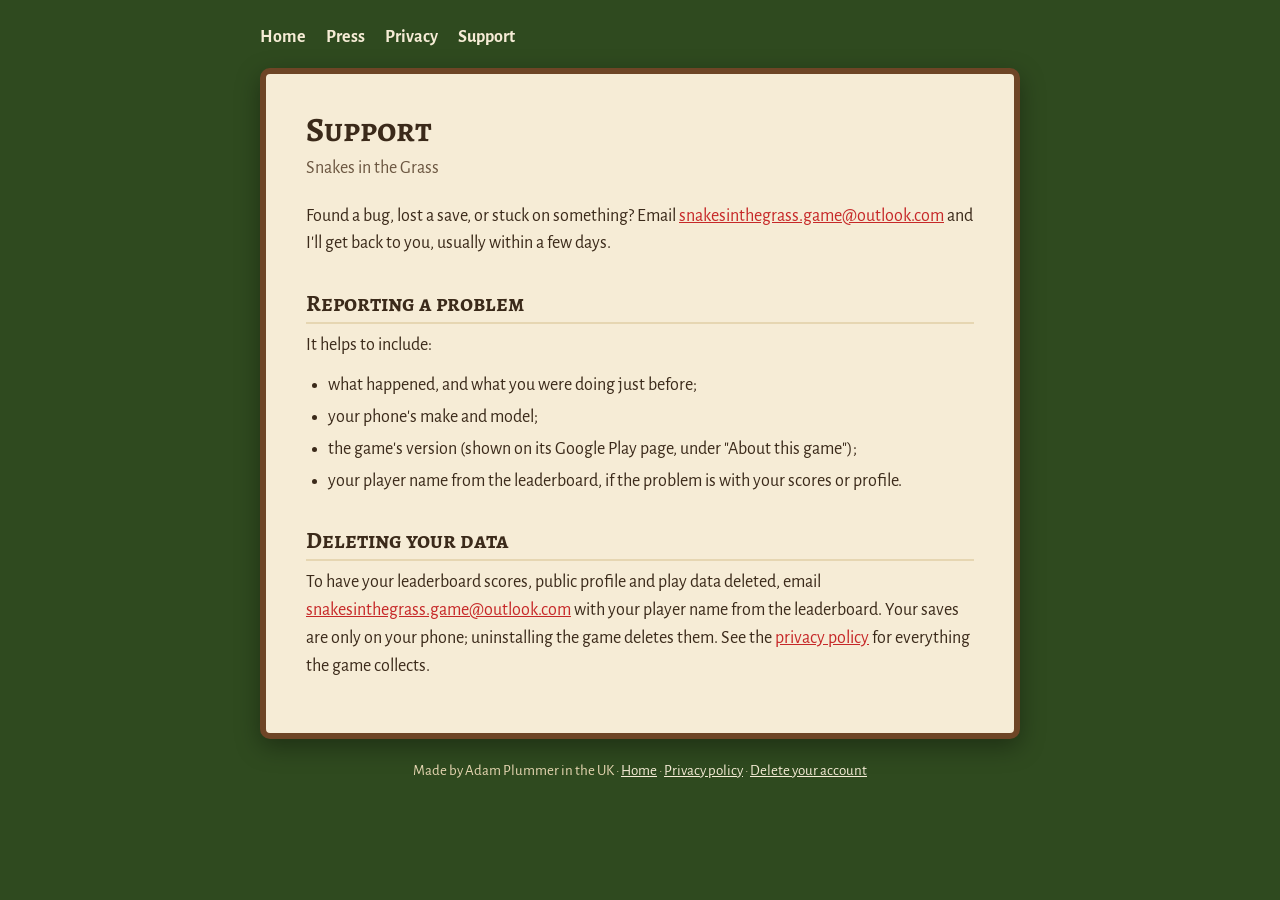
<file: support.html>
<!doctype html>
<html lang="en-GB">
<head>
    <meta charset="utf-8">
    <meta name="viewport" content="width=device-width, initial-scale=1">
    <title>Support - Snakes in the Grass</title>
    <meta name="description" content="Get help with Snakes in the Grass, report a problem, or ask for your data to be deleted.">
    <link rel="icon" type="image/png" href="favicon.png">
    <link rel="preconnect" href="https://fonts.googleapis.com">
    <link rel="preconnect" href="https://fonts.gstatic.com" crossorigin>
    <link href="https://fonts.googleapis.com/css2?family=Alegreya+SC:wght@700&family=Alegreya+Sans:wght@400;700&display=swap" rel="stylesheet">
    <link rel="stylesheet" href="style.css">
</head>
<body>
    <nav>
        <a href="./">Home</a>
        <a href="press.html">Press</a>
        <a href="privacy.html">Privacy</a>
        <a href="support.html">Support</a>
    </nav>

    <main class="sheet">
        <h1>Support</h1>
        <p class="dated">Snakes in the Grass</p>

        <p>Found a bug, lost a save, or stuck on something? Email <a href="mailto:snakesinthegrass.game@outlook.com">snakesinthegrass.game@outlook.com</a> and I'll get back to you, usually within a few days.</p>

        <h2>Reporting a problem</h2>
        <p>It helps to include:</p>
        <ul>
            <li>what happened, and what you were doing just before;</li>
            <li>your phone's make and model;</li>
            <li>the game's version (shown on its Google Play page, under "About this game");</li>
            <li>your player name from the leaderboard, if the problem is with your scores or profile.</li>
        </ul>

        <h2>Deleting your data</h2>
        <p>To have your leaderboard scores, public profile and play data deleted, email <a href="mailto:snakesinthegrass.game@outlook.com">snakesinthegrass.game@outlook.com</a> with your player name from the leaderboard. Your saves are only on your phone; uninstalling the game deletes them. See the <a href="privacy.html">privacy policy</a> for everything the game collects.</p>
    </main>

    <footer>
        Made by Adam Plummer in the UK &middot; <a href="./">Home</a> &middot; <a href="privacy.html">Privacy policy</a> &middot; <a href="delete-account.html">Delete your account</a>
    </footer>
</body>
</html>
</file>
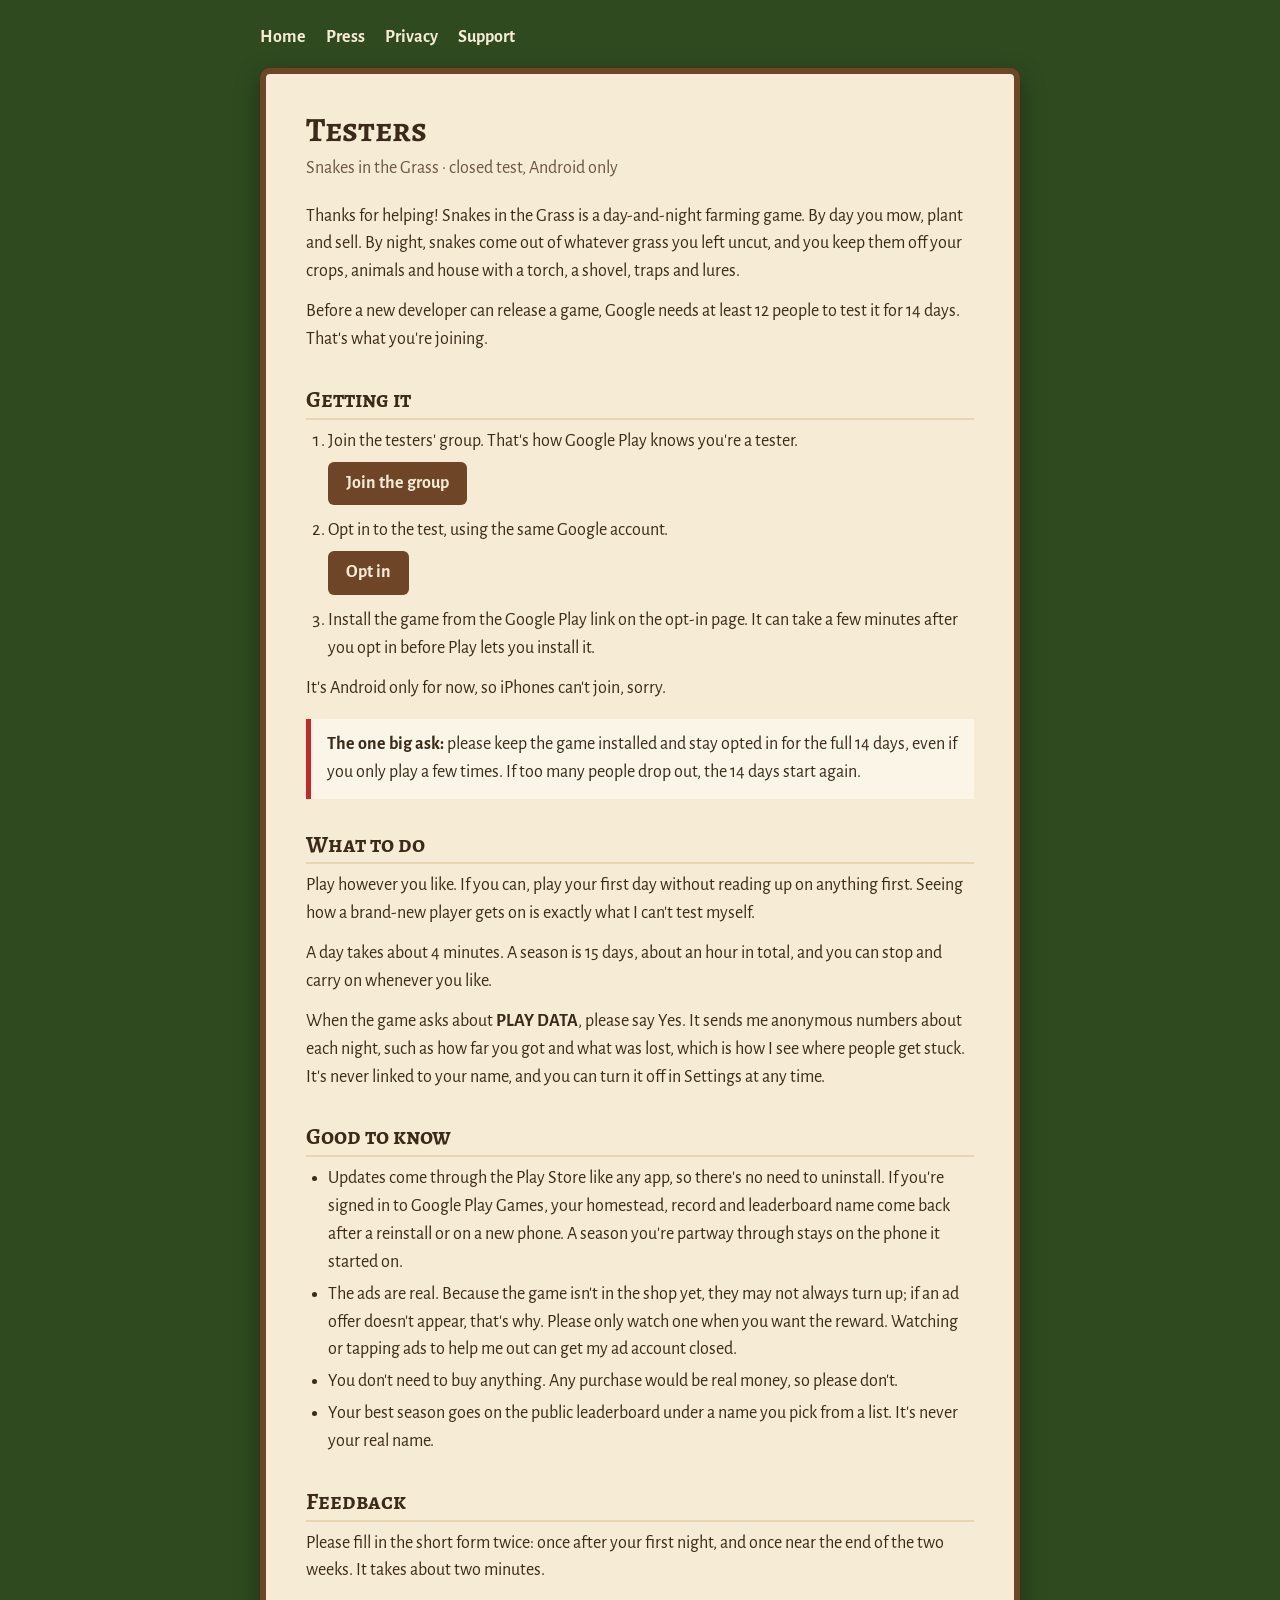
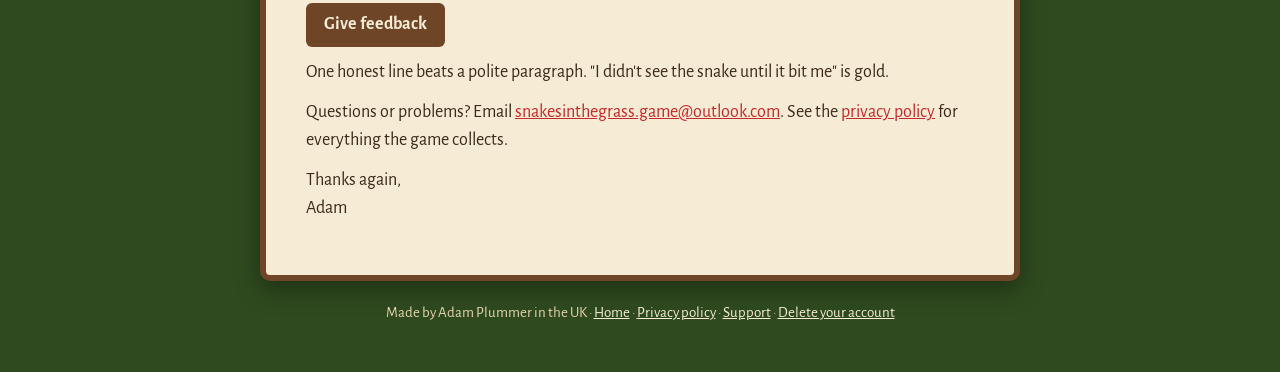
<file: testers.html>
<!doctype html>
<html lang="en-GB">
<head>
    <meta charset="utf-8">
    <meta name="viewport" content="width=device-width, initial-scale=1">
    <title>Testers - Snakes in the Grass</title>
    <meta name="description" content="Help test Snakes in the Grass before it comes out: how to join the closed test on Android, and what to do once you're in.">
    <link rel="icon" type="image/png" href="favicon.png">
    <link rel="preconnect" href="https://fonts.googleapis.com">
    <link rel="preconnect" href="https://fonts.gstatic.com" crossorigin>
    <link href="https://fonts.googleapis.com/css2?family=Alegreya+SC:wght@700&family=Alegreya+Sans:wght@400;700&display=swap" rel="stylesheet">
    <link rel="stylesheet" href="style.css">
</head>
<body>
    <nav>
        <a href="./">Home</a>
        <a href="press.html">Press</a>
        <a href="privacy.html">Privacy</a>
        <a href="support.html">Support</a>
    </nav>

    <main class="sheet">
        <h1>Testers</h1>
        <p class="dated">Snakes in the Grass &middot; closed test, Android only</p>

        <p>Thanks for helping! Snakes in the Grass is a day-and-night farming game. By day you mow, plant and sell. By night, snakes come out of whatever grass you left uncut, and you keep them off your crops, animals and house with a torch, a shovel, traps and lures.</p>
        <p>Before a new developer can release a game, Google needs at least 12 people to test it for 14 days. That's what you're joining.</p>

        <h2>Getting it</h2>
        <ol>
            <li>Join the testers' group. That's how Google Play knows you're a tester.<br>
                <!-- Road to launch item 35: the Google Group's link -->
                <a class="button" href="https://groups.google.com/g/snakes-in-the-grass-testers">Join the group</a></li>
            <li>Opt in to the test, using the same Google account.<br>
                <!-- Play Console > Testing > Closed testing > Testers: "Join on the web" -->
                <a class="button" href="https://play.google.com/apps/testing/com.snakesinthegrass.game">Opt in</a></li>
            <li>Install the game from the Google Play link on the opt-in page. It can take a few minutes after you opt in before Play lets you install it.</li>
        </ol>
        <p>It's Android only for now, so iPhones can't join, sorry.</p>

        <div class="summary">
            <p><strong>The one big ask:</strong> please keep the game installed and stay opted in for the full 14 days, even if you only play a few times. If too many people drop out, the 14 days start again.</p>
        </div>

        <h2>What to do</h2>
        <p>Play however you like. If you can, play your first day without reading up on anything first. Seeing how a brand-new player gets on is exactly what I can't test myself.</p>
        <p>A day takes about 4 minutes. A season is 15 days, about an hour in total, and you can stop and carry on whenever you like.</p>
        <p>When the game asks about <strong>PLAY DATA</strong>, please say Yes. It sends me anonymous numbers about each night, such as how far you got and what was lost, which is how I see where people get stuck. It's never linked to your name, and you can turn it off in Settings at any time.</p>

        <h2>Good to know</h2>
        <ul>
            <li>Updates come through the Play Store like any app, so there's no need to uninstall. If you're signed in to Google Play Games, your homestead, record and leaderboard name come back after a reinstall or on a new phone. A season you're partway through stays on the phone it started on.</li>
            <li>The ads are real. Because the game isn't in the shop yet, they may not always turn up; if an ad offer doesn't appear, that's why. Please only watch one when you want the reward. Watching or tapping ads to help me out can get my ad account closed.</li>
            <li>You don't need to buy anything. Any purchase would be real money, so please don't.</li>
            <li>Your best season goes on the public leaderboard under a name you pick from a list. It's never your real name.</li>
        </ul>

        <h2>Feedback</h2>
        <p>Please fill in the short form twice: once after your first night, and once near the end of the two weeks. It takes about two minutes.</p>
        <p><!-- The Google Form's link -->
            <a class="button" href="https://docs.google.com/forms/d/e/1FAIpQLScMulFFyBMNYvxiymE8Xy22xYarzjlUOnWf2BgAtRvtYITKbQ/viewform">Give feedback</a></p>
        <p>One honest line beats a polite paragraph. "I didn't see the snake until it bit me" is gold.</p>
        <p>Questions or problems? Email <a href="mailto:snakesinthegrass.game@outlook.com">snakesinthegrass.game@outlook.com</a>. See the <a href="privacy.html">privacy policy</a> for everything the game collects.</p>
        <p>Thanks again,<br>Adam</p>
    </main>

    <footer>
        Made by Adam Plummer in the UK &middot; <a href="./">Home</a> &middot; <a href="privacy.html">Privacy policy</a> &middot; <a href="support.html">Support</a> &middot; <a href="delete-account.html">Delete your account</a>
    </footer>
</body>
</html>
</file>
<file: style.css>
/* Snakes in the Grass - the game's website (Road to launch item 20).
   Parchment and ink, the HUD's colours; Alegreya, the HUD's type. */

:root {
    --parchment: #f6ecd6;
    --parchment-edge: #e6d6b2;
    --ink: #3b2a1a;
    --ink-soft: #6b5640;
    --wood: #6e4526;
    --warning: #c62828;
    --page: #2f4a1f;
}

* {
    box-sizing: border-box;
}

html {
    background: var(--page);
}

body {
    margin: 0;
    padding: 24px 16px 48px;
    font-family: "Alegreya Sans", Georgia, serif;
    font-size: 18px;
    line-height: 1.55;
    color: var(--ink);
    background: var(--page);
}

.sheet {
    max-width: 760px;
    margin: 0 auto;
    padding: 36px 40px 40px;
    background: var(--parchment);
    border: 6px solid var(--wood);
    border-radius: 10px;
    box-shadow: 0 8px 24px rgba(0, 0, 0, 0.35);
}

h1,
h2 {
    font-family: "Alegreya SC", Georgia, serif;
    font-weight: 700;
    line-height: 1.2;
}

h1 {
    margin: 0 0 4px;
    font-size: 34px;
}

h2 {
    margin: 32px 0 8px;
    font-size: 23px;
    border-bottom: 2px solid var(--parchment-edge);
    padding-bottom: 4px;
}

h3 {
    margin: 22px 0 4px;
    font-size: 19px;
}

p,
ul {
    margin: 0 0 12px;
}

ul {
    padding-left: 22px;
}

li {
    margin-bottom: 4px;
}

a {
    color: var(--warning);
}

.dated {
    color: var(--ink-soft);
    margin-bottom: 20px;
}

.summary {
    background: #fbf5e7;
    border-left: 5px solid var(--warning);
    padding: 12px 16px;
    margin: 16px 0 8px;
}

.summary ul {
    margin: 0;
}

nav {
    max-width: 760px;
    margin: 0 auto 16px;
    display: flex;
    gap: 20px;
    flex-wrap: wrap;
}

nav a {
    color: var(--parchment);
    text-decoration: none;
    font-weight: 700;
}

nav a:hover {
    text-decoration: underline;
}

.hero {
    text-align: center;
}

.hero img {
    width: 200px;
    max-width: 60%;
    height: auto;
}

.tagline {
    font-size: 21px;
    color: var(--ink-soft);
    margin-bottom: 24px;
}

footer {
    max-width: 760px;
    margin: 20px auto 0;
    color: var(--parchment-edge);
    font-size: 15px;
    text-align: center;
}

footer a {
    color: var(--parchment);
}

ol {
    margin: 0 0 12px;
    padding-left: 22px;
}

ol li {
    margin-bottom: 12px;
}

.button {
    display: inline-block;
    margin-top: 6px;
    padding: 8px 18px;
    background: var(--wood);
    color: var(--parchment);
    font-weight: 700;
    text-decoration: none;
    border-radius: 6px;
}

.button:hover {
    background: var(--ink);
}

/* The same button, before there is anywhere for it to go. */
.waiting {
    background: var(--ink-soft);
    cursor: default;
}

.summary p {
    margin: 0;
}

/* The homepage's day and night, side by side; stacked on a phone. */
.shots {
    display: grid;
    grid-template-columns: 1fr 1fr;
    gap: 16px;
    margin: 24px 0 8px;
}

.shots figure {
    margin: 0;
}

.hero .shots img {
    display: block;
    width: 100%;
    max-width: none;
    height: auto;
    border: 3px solid var(--ink);
    border-radius: 6px;
}

.shots figcaption {
    margin-top: 6px;
    color: var(--ink-soft);
    font-size: 16px;
}

.call {
    margin: 22px 0 4px;
}

.call .button {
    font-size: 21px;
    padding: 10px 28px;
}

.call-note {
    color: var(--ink-soft);
    font-size: 16px;
}

@media (max-width: 560px) {
    .shots {
        grid-template-columns: 1fr;
    }
}

@media (max-width: 560px) {
    .sheet {
        padding: 24px 18px 28px;
        border-width: 4px;
    }

    h1 {
        font-size: 28px;
    }
}

/* The press page: the fact sheet, the shots and the logo pack (item 45). */
.facts {
    margin: 12px 0 16px;
}

.facts dt {
    font-family: "Alegreya SC", Georgia, serif;
    font-weight: 700;
    margin-top: 12px;
}

.facts dd {
    margin: 0;
}

.press-shots,
.press-logos {
    display: grid;
    gap: 16px;
    margin: 16px 0 8px;
}

.press-shots {
    grid-template-columns: 1fr 1fr;
}

.press-logos {
    grid-template-columns: repeat(3, 1fr);
    align-items: end;
}

.press-shots figure,
.press-logos figure {
    margin: 0;
}

.press-shots img,
.press-logos img {
    display: block;
    width: 100%;
    height: auto;
}

.press-shots img {
    border: 3px solid var(--ink);
    border-radius: 6px;
}

/* The snake alone is drawn in cream, for dark backgrounds; it needs one here. */
.on-dark {
    background: var(--page);
    border-radius: 6px;
}

.press-shots figcaption,
.press-logos figcaption,
.asset-note {
    margin-top: 6px;
    color: var(--ink-soft);
    font-size: 16px;
}

video {
    display: block;
    width: 100%;
    height: auto;
    border: 3px solid var(--ink);
    border-radius: 6px;
    background: var(--ink);
}

@media (max-width: 560px) {
    .press-shots {
        grid-template-columns: 1fr;
    }
}
</file>
